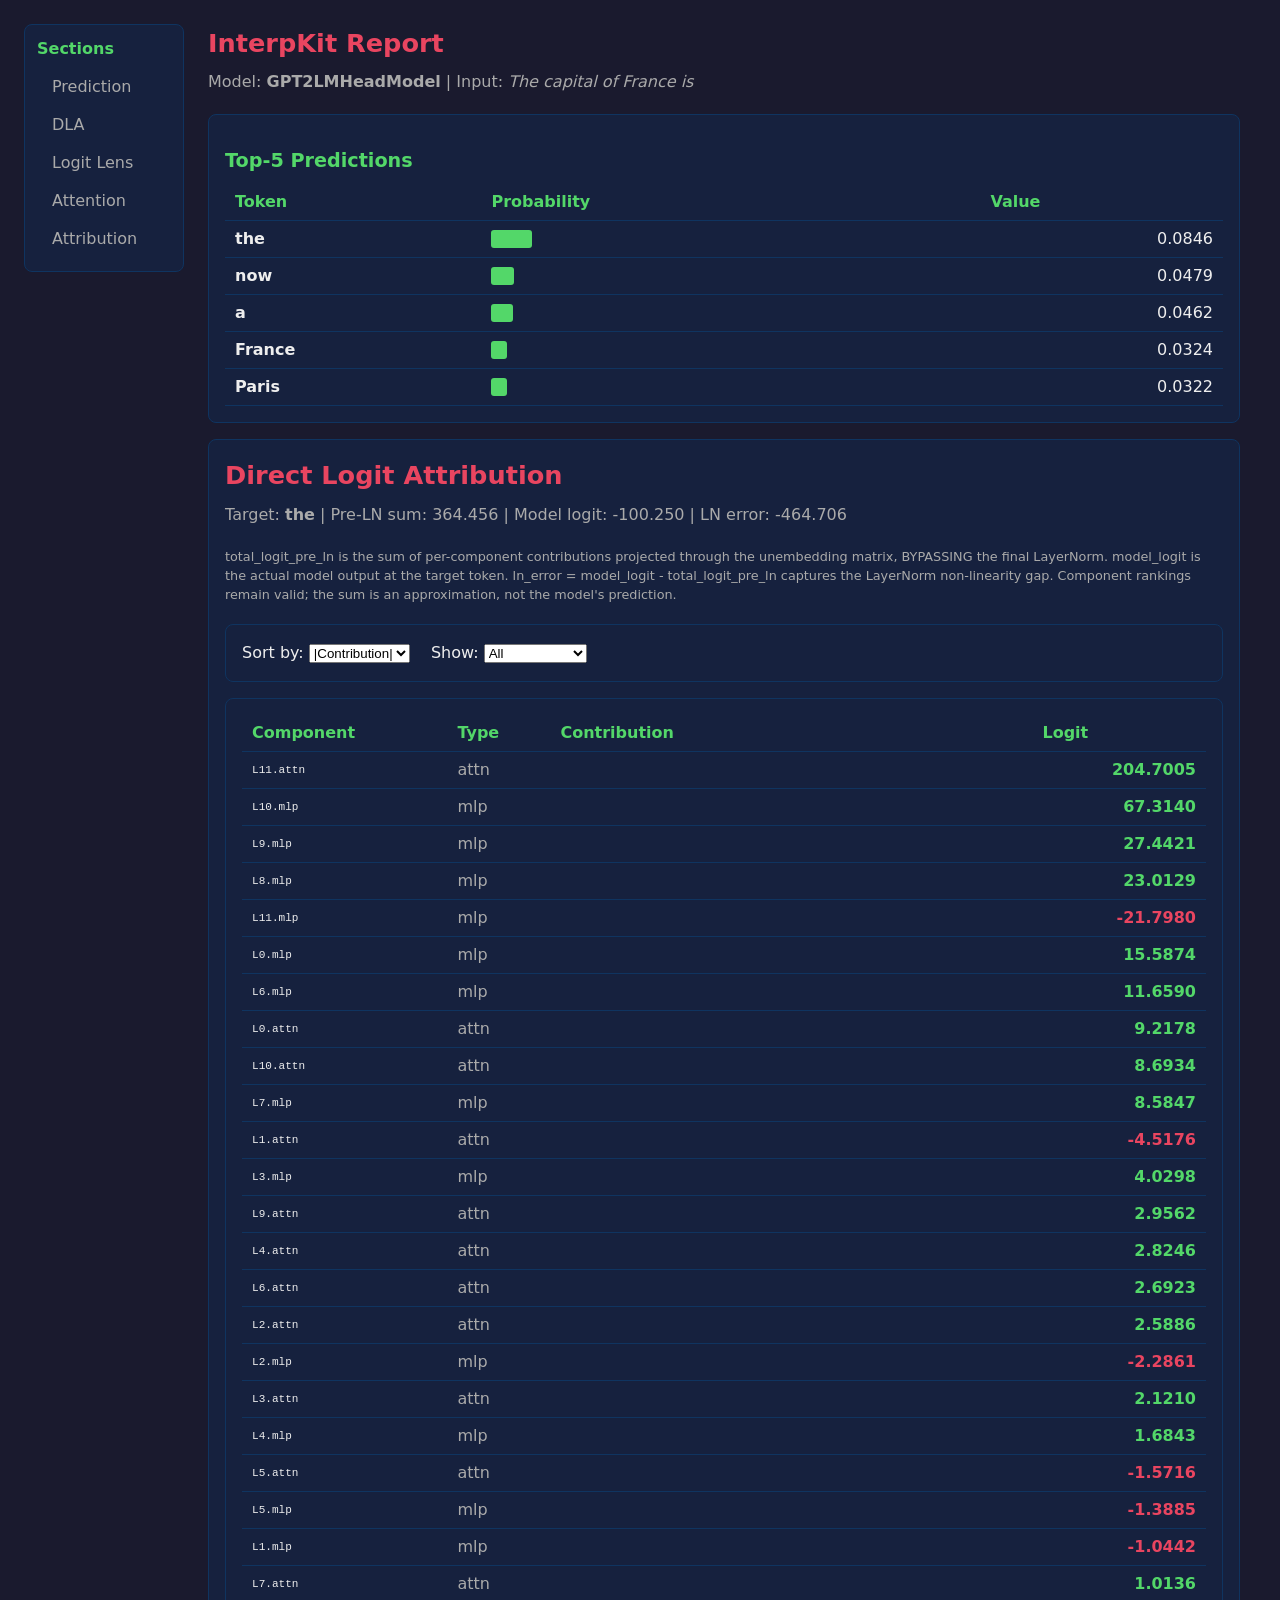
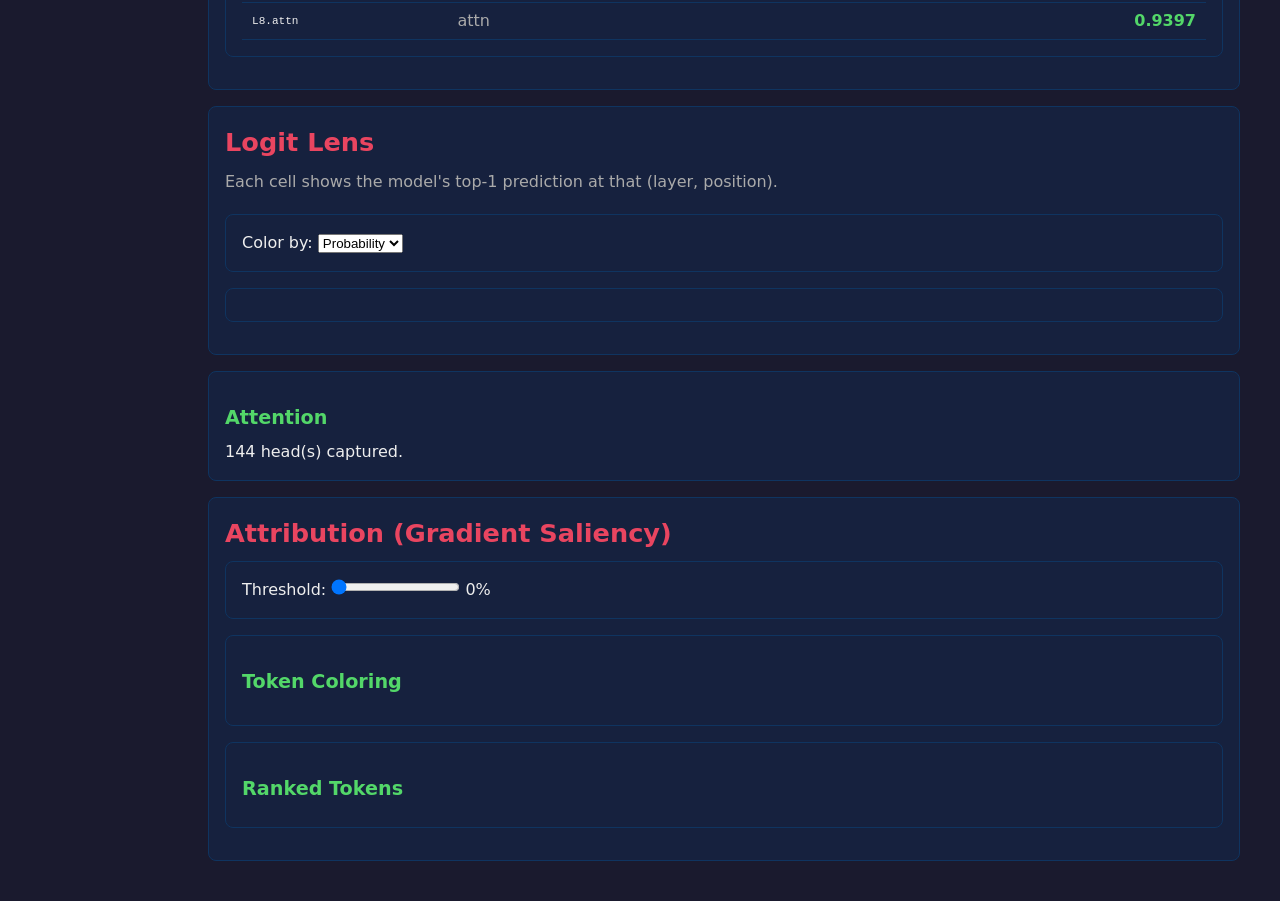
<file: report.html>
<!DOCTYPE html>
<html lang="en">
<head>
<meta charset="utf-8">
<meta name="viewport" content="width=device-width, initial-scale=1">
<title>InterpKit Report — GPT2LMHeadModel</title>
<style>
* { margin: 0; padding: 0; box-sizing: border-box; }
body {
    background: #1a1a2e;
    color: #eee;
    font-family: 'Segoe UI', system-ui, -apple-system, sans-serif;
    padding: 24px;
    line-height: 1.5;
}
h1 { color: #e94560; margin-bottom: 8px; font-size: 1.6em; }
h2 { color: #53d769; margin: 16px 0 8px; font-size: 1.2em; }
.subtitle { color: #aaa; margin-bottom: 20px; }
.panel {
    background: #16213e;
    border-radius: 8px;
    padding: 16px;
    margin-bottom: 16px;
    border: 1px solid #0f3460;
}
table { border-collapse: collapse; width: 100%; }
th, td { padding: 6px 10px; text-align: left; border-bottom: 1px solid #0f3460; }
th { color: #53d769; font-weight: 600; }
</style>
</head>
<body>

<div style="display:flex;gap:24px">
    <nav style="min-width:160px;position:sticky;top:24px;align-self:flex-start;
                background:#16213e;border-radius:8px;padding:12px;border:1px solid #0f3460">
        <h2 style="margin:0 0 8px;font-size:1em">Sections</h2>
        <a href="#prediction" style="display:block;padding:6px 12px;color:#aaa;text-decoration:none;border-left:3px solid transparent;margin:2px 0" onmouseover="this.style.borderLeftColor='#e94560'" onmouseout="this.style.borderLeftColor='transparent'">Prediction</a>
<a href="#dla" style="display:block;padding:6px 12px;color:#aaa;text-decoration:none;border-left:3px solid transparent;margin:2px 0" onmouseover="this.style.borderLeftColor='#e94560'" onmouseout="this.style.borderLeftColor='transparent'">DLA</a>
<a href="#lens" style="display:block;padding:6px 12px;color:#aaa;text-decoration:none;border-left:3px solid transparent;margin:2px 0" onmouseover="this.style.borderLeftColor='#e94560'" onmouseout="this.style.borderLeftColor='transparent'">Logit Lens</a>
<a href="#attention" style="display:block;padding:6px 12px;color:#aaa;text-decoration:none;border-left:3px solid transparent;margin:2px 0" onmouseover="this.style.borderLeftColor='#e94560'" onmouseout="this.style.borderLeftColor='transparent'">Attention</a>
<a href="#attribution" style="display:block;padding:6px 12px;color:#aaa;text-decoration:none;border-left:3px solid transparent;margin:2px 0" onmouseover="this.style.borderLeftColor='#e94560'" onmouseout="this.style.borderLeftColor='transparent'">Attribution</a>
    </nav>
    <main style="flex:1;max-width:calc(100% - 200px)">
        <h1>InterpKit Report</h1>
        <p class="subtitle">Model: <strong>GPT2LMHeadModel</strong> |
            Input: <em>The capital of France is</em></p>
        
<div id="prediction" class="panel">
    <h2>Top-5 Predictions</h2>
    <table><tr><th>Token</th><th style="width:50%">Probability</th><th>Value</th></tr>
    <tr><td style="font-weight:600"> the</td><td><div style="width:8.5%;height:18px;background:#53d769;border-radius:3px;min-width:2px"></div></td><td style="text-align:right">0.0846</td></tr>
<tr><td style="font-weight:600"> now</td><td><div style="width:4.8%;height:18px;background:#53d769;border-radius:3px;min-width:2px"></div></td><td style="text-align:right">0.0479</td></tr>
<tr><td style="font-weight:600"> a</td><td><div style="width:4.6%;height:18px;background:#53d769;border-radius:3px;min-width:2px"></div></td><td style="text-align:right">0.0462</td></tr>
<tr><td style="font-weight:600"> France</td><td><div style="width:3.2%;height:18px;background:#53d769;border-radius:3px;min-width:2px"></div></td><td style="text-align:right">0.0324</td></tr>
<tr><td style="font-weight:600"> Paris</td><td><div style="width:3.2%;height:18px;background:#53d769;border-radius:3px;min-width:2px"></div></td><td style="text-align:right">0.0322</td></tr>
    </table>
</div>

        <div id="dla" class="panel">

<h1>Direct Logit Attribution</h1>
<p class="subtitle">Target: <strong> the</strong> | Pre-LN sum: 364.456 | Model logit: -100.250 | LN error: -464.706</p>
<p class='subtitle' style='font-size:0.8em'>total_logit_pre_ln is the sum of per-component contributions projected through the unembedding matrix, BYPASSING the final LayerNorm. model_logit is the actual model output at the target token. ln_error = model_logit - total_logit_pre_ln captures the LayerNorm non-linearity gap. Component rankings remain valid; the sum is an approximation, not the model&#x27;s prediction.</p>
<div class="controls panel">
    <label>Sort by:
        <select id="sortBy" onchange="renderDLA()">
            <option value="abs">|Contribution|</option>
            <option value="pos">Positive first</option>
            <option value="neg">Negative first</option>
        </select>
    </label>
    <label style="margin-left:16px">Show:
        <select id="filterType" onchange="renderDLA()">
            <option value="all">All</option>
            <option value="attn">Attention only</option>
            <option value="mlp">MLP only</option>
        </select>
    </label>
</div>
<div id="dlaContainer" class="panel"></div>

<div class="tooltip" id="tooltip"></div>
<script>
const tooltip = document.getElementById('tooltip');
function showTip(e, text) {
    tooltip.textContent = text;
    tooltip.style.display = 'block';
    tooltip.style.left = (e.clientX + 12) + 'px';
    tooltip.style.top = (e.clientY - 30) + 'px';
}
function hideTip() { tooltip.style.display = 'none'; }

const DLA_DATA = [{"component": "L11.attn", "layer": 11, "type": "attn", "logit": 204.7005}, {"component": "L10.mlp", "layer": 10, "type": "mlp", "logit": 67.314}, {"component": "L9.mlp", "layer": 9, "type": "mlp", "logit": 27.4421}, {"component": "L8.mlp", "layer": 8, "type": "mlp", "logit": 23.0129}, {"component": "L0.mlp", "layer": 0, "type": "mlp", "logit": 15.5874}, {"component": "L6.mlp", "layer": 6, "type": "mlp", "logit": 11.659}, {"component": "L0.attn", "layer": 0, "type": "attn", "logit": 9.2178}, {"component": "L10.attn", "layer": 10, "type": "attn", "logit": 8.6934}, {"component": "L7.mlp", "layer": 7, "type": "mlp", "logit": 8.5847}, {"component": "L3.mlp", "layer": 3, "type": "mlp", "logit": 4.0298}, {"component": "L9.attn", "layer": 9, "type": "attn", "logit": 2.9562}, {"component": "L4.attn", "layer": 4, "type": "attn", "logit": 2.8246}, {"component": "L6.attn", "layer": 6, "type": "attn", "logit": 2.6923}, {"component": "L2.attn", "layer": 2, "type": "attn", "logit": 2.5886}, {"component": "L3.attn", "layer": 3, "type": "attn", "logit": 2.121}, {"component": "L4.mlp", "layer": 4, "type": "mlp", "logit": 1.6843}, {"component": "L7.attn", "layer": 7, "type": "attn", "logit": 1.0136}, {"component": "L8.attn", "layer": 8, "type": "attn", "logit": 0.9397}, {"component": "L1.mlp", "layer": 1, "type": "mlp", "logit": -1.0442}, {"component": "L5.mlp", "layer": 5, "type": "mlp", "logit": -1.3885}, {"component": "L5.attn", "layer": 5, "type": "attn", "logit": -1.5716}, {"component": "L2.mlp", "layer": 2, "type": "mlp", "logit": -2.2861}, {"component": "L1.attn", "layer": 1, "type": "attn", "logit": -4.5176}, {"component": "L11.mlp", "layer": 11, "type": "mlp", "logit": -21.798}];

function renderDLA() {
    const sortBy = document.getElementById('sortBy').value;
    const filterType = document.getElementById('filterType').value;
    let data = [...DLA_DATA];
    if (filterType !== 'all') data = data.filter(d => d.type === filterType);
    if (sortBy === 'abs') data.sort((a,b) => Math.abs(b.logit) - Math.abs(a.logit));
    else if (sortBy === 'pos') data.sort((a,b) => b.logit - a.logit);
    else data.sort((a,b) => a.logit - b.logit);

    const maxAbs = Math.max(...data.map(d => Math.abs(d.logit)), 0.001);
    let h = '<table><tr><th>Component</th><th>Type</th><th style="width:50%">Contribution</th><th>Logit</th></tr>';
    for (const d of data.slice(0, 50)) {
        const pct = (Math.abs(d.logit) / maxAbs * 100).toFixed(1);
        const color = d.logit >= 0 ? '#53d769' : '#e94560';
        h += '<tr onmousemove="showTip(event, \'' + d.component + ': ' + d.logit.toFixed(4) + '\')" onmouseleave="hideTip()">' +
            '<td style="font-family:monospace;font-size:0.85em">' + d.component + '</td>' +
            '<td style="color:#aaa">' + d.type + '</td>' +
            '<td><div class="bar" style="width:' + pct + '%;background:' + color + '"></div></td>' +
            '<td style="text-align:right;font-weight:600;color:' + color + '">' + d.logit.toFixed(4) + '</td></tr>';
    }
    h += '</table>';
    document.getElementById('dlaContainer').innerHTML = h;
}
renderDLA();

</script>
</div>
        <div id="lens" class="panel">

<h1>Logit Lens</h1>
<p class="subtitle">Each cell shows the model's top-1 prediction at that (layer, position).</p>
<div class="controls panel">
    <label>Color by: <select id="colorBy" onchange="renderLens()">
        <option value="prob">Probability</option>
    </select></label>
</div>
<div id="lensContainer" class="panel" style="overflow-x:auto"></div>

<div class="tooltip" id="tooltip"></div>
<script>
const tooltip = document.getElementById('tooltip');
function showTip(e, text) {
    tooltip.textContent = text;
    tooltip.style.display = 'block';
    tooltip.style.left = (e.clientX + 12) + 'px';
    tooltip.style.top = (e.clientY - 30) + 'px';
}
function hideTip() { tooltip.style.display = 'none'; }

const LENS_DATA = [{"layer": 0, "position": 0, "prediction": "\n", "prob": 0.02498384565114975}, {"layer": 0, "position": 1, "prediction": " capital", "prob": 0.9995125532150269}, {"layer": 0, "position": 2, "prediction": " the", "prob": 0.7110810279846191}, {"layer": 0, "position": 3, "prediction": " France", "prob": 0.2960299551486969}, {"layer": 0, "position": 4, "prediction": " not", "prob": 0.3322335183620453}, {"layer": 1, "position": 0, "prediction": " the", "prob": 0.04746957868337631}, {"layer": 1, "position": 1, "prediction": " capital", "prob": 0.9997885823249817}, {"layer": 1, "position": 2, "prediction": " the", "prob": 0.7567837834358215}, {"layer": 1, "position": 3, "prediction": "'s", "prob": 0.3363672196865082}, {"layer": 1, "position": 4, "prediction": " now", "prob": 0.27087920904159546}, {"layer": 2, "position": 0, "prediction": " the", "prob": 0.026063021272420883}, {"layer": 2, "position": 1, "prediction": " capital", "prob": 0.9989643096923828}, {"layer": 2, "position": 2, "prediction": " the", "prob": 0.6277618408203125}, {"layer": 2, "position": 3, "prediction": "'s", "prob": 0.5106929540634155}, {"layer": 2, "position": 4, "prediction": " now", "prob": 0.3662175238132477}, {"layer": 3, "position": 0, "prediction": " the", "prob": 0.026351766660809517}, {"layer": 3, "position": 1, "prediction": " capital", "prob": 0.9943760633468628}, {"layer": 3, "position": 2, "prediction": " the", "prob": 0.8012475967407227}, {"layer": 3, "position": 3, "prediction": "'s", "prob": 0.7240801453590393}, {"layer": 3, "position": 4, "prediction": " now", "prob": 0.5149421691894531}, {"layer": 4, "position": 0, "prediction": " the", "prob": 0.02613660879433155}, {"layer": 4, "position": 1, "prediction": " capital", "prob": 0.7948309779167175}, {"layer": 4, "position": 2, "prediction": " the", "prob": 0.7919014692306519}, {"layer": 4, "position": 3, "prediction": "'s", "prob": 0.7548434734344482}, {"layer": 4, "position": 4, "prediction": " now", "prob": 0.6269258260726929}, {"layer": 5, "position": 0, "prediction": " the", "prob": 0.02568391151726246}, {"layer": 5, "position": 1, "prediction": " capital", "prob": 0.4573991000652313}, {"layer": 5, "position": 2, "prediction": " the", "prob": 0.690868616104126}, {"layer": 5, "position": 3, "prediction": "'s", "prob": 0.698059618473053}, {"layer": 5, "position": 4, "prediction": " now", "prob": 0.5516778230667114}, {"layer": 6, "position": 0, "prediction": " the", "prob": 0.025425344705581665}, {"layer": 6, "position": 1, "prediction": " city", "prob": 0.6791440844535828}, {"layer": 6, "position": 2, "prediction": " the", "prob": 0.4647892713546753}, {"layer": 6, "position": 3, "prediction": "'s", "prob": 0.6190801858901978}, {"layer": 6, "position": 4, "prediction": " now", "prob": 0.5723844766616821}, {"layer": 7, "position": 0, "prediction": " the", "prob": 0.025334389880299568}, {"layer": 7, "position": 1, "prediction": " city", "prob": 0.7577216029167175}, {"layer": 7, "position": 2, "prediction": " the", "prob": 0.5986446142196655}, {"layer": 7, "position": 3, "prediction": ",", "prob": 0.5048603415489197}, {"layer": 7, "position": 4, "prediction": " now", "prob": 0.6891129016876221}, {"layer": 8, "position": 0, "prediction": " the", "prob": 0.02531290613114834}, {"layer": 8, "position": 1, "prediction": " city", "prob": 0.7886344194412231}, {"layer": 8, "position": 2, "prediction": " the", "prob": 0.33519768714904785}, {"layer": 8, "position": 3, "prediction": ",", "prob": 0.6130327582359314}, {"layer": 8, "position": 4, "prediction": " now", "prob": 0.4226663410663605}, {"layer": 9, "position": 0, "prediction": " the", "prob": 0.02531810849905014}, {"layer": 9, "position": 1, "prediction": " city", "prob": 0.8295971751213074}, {"layer": 9, "position": 2, "prediction": " China", "prob": 0.15335997939109802}, {"layer": 9, "position": 3, "prediction": ",", "prob": 0.6711037755012512}, {"layer": 9, "position": 4, "prediction": " France", "prob": 0.6212646961212158}, {"layer": 10, "position": 0, "prediction": " the", "prob": 0.02550201117992401}, {"layer": 10, "position": 1, "prediction": " city", "prob": 0.6099230647087097}, {"layer": 10, "position": 2, "prediction": " the", "prob": 0.2638753056526184}, {"layer": 10, "position": 3, "prediction": ",", "prob": 0.5732100605964661}, {"layer": 10, "position": 4, "prediction": " France", "prob": 0.2424335777759552}, {"layer": 11, "position": 0, "prediction": "\n", "prob": 0.01359968539327383}, {"layer": 11, "position": 1, "prediction": " of", "prob": 0.16422519087791443}, {"layer": 11, "position": 2, "prediction": " the", "prob": 0.23868213593959808}, {"layer": 11, "position": 3, "prediction": ",", "prob": 0.3749156594276428}, {"layer": 11, "position": 4, "prediction": " the", "prob": 0.0845908373594284}];
const LENS_TOKENS = ["The", "\u0120capital", "\u0120of", "\u0120France", "\u0120is"];

function renderLens() {
    const container = document.getElementById('lensContainer');
    if (!LENS_DATA.length) { container.innerHTML = '<p>No data</p>'; return; }

    const layers = [...new Set(LENS_DATA.map(d => d.layer || 0))].sort((a,b) => a-b);
    const positions = [...new Set(LENS_DATA.map(d => d.position || 0))].sort((a,b) => a-b);

    const lookup = {};
    for (const d of LENS_DATA) {
        lookup[(d.layer||0) + ',' + (d.position||0)] = d;
    }

    let h = '<table><tr><th>Layer \\ Pos</th>';
    for (const p of positions) {
        const tok = LENS_TOKENS[p] || p;
        h += '<th style="font-size:10px;max-width:50px;overflow:hidden">' + tok + '</th>';
    }
    h += '</tr>';

    for (const l of layers) {
        h += '<tr><td style="font-weight:600">L' + l + '</td>';
        for (const p of positions) {
            const d = lookup[l + ',' + p];
            if (!d) { h += '<td>-</td>'; continue; }
            const pred = d.top_prediction || d.prediction || '-';
            const prob = d.probability || d.prob || 0;
            const intensity = Math.min(prob * 2, 1);
            const r = Math.round(233 * intensity + 26 * (1-intensity));
            const g = Math.round(69 * intensity + 33 * (1-intensity));
            const b = Math.round(96 * intensity + 62 * (1-intensity));
            const bg = 'rgb('+r+','+g+','+b+')';
            const tip = 'L'+l+' pos'+p+': '+pred+' ('+prob.toFixed(3)+')';
            h += '<td class="heatmap-cell" style="background:'+bg+';font-size:9px;color:white"' +
                ' onmousemove="showTip(event,\''+tip.replace(/'/g,"\\'")+'\')" onmouseleave="hideTip()">' +
                (pred.length > 6 ? pred.slice(0,5)+'…' : pred) + '</td>';
        }
        h += '</tr>';
    }
    h += '</table>';
    container.innerHTML = h;
}
renderLens();

</script>
</div>
        <div id="attention" class="panel"><h2>Attention</h2><p>144 head(s) captured.</p></div>
        <div id="attribution" class="panel">

<h1>Attribution (Gradient Saliency)</h1>
<div class="panel controls">
    <label>Threshold: <input type="range" id="threshold" min="0" max="100" value="0"
        oninput="renderAttribution(this.value / 100)">
    <span id="threshVal">0%</span></label>
</div>
<div class="panel">
    <h2>Token Coloring</h2>
    <div id="tokenContainer" style="margin:12px 0;line-height:2.2"></div>
</div>
<div class="panel">
    <h2>Ranked Tokens</h2>
    <div id="rankedContainer"></div>
</div>

<div class="tooltip" id="tooltip"></div>
<script>
const tooltip = document.getElementById('tooltip');
function showTip(e, text) {
    tooltip.textContent = text;
    tooltip.style.display = 'block';
    tooltip.style.left = (e.clientX + 12) + 'px';
    tooltip.style.top = (e.clientY - 30) + 'px';
}
function hideTip() { tooltip.style.display = 'none'; }

const ATTR_DATA = [{"token": "The", "score": 0.994554}, {"token": "\u0120capital", "score": 1.579183}, {"token": "\u0120of", "score": 1.122356}, {"token": "\u0120France", "score": 1.492295}, {"token": "\u0120is", "score": 1.660651}];
const MAX_SCORE = 1.6606513261795044;

function scoreColor(intensity) {
    if (intensity > 0.7) return 'rgba(233,69,96,0.85)';
    if (intensity > 0.4) return 'rgba(255,193,7,0.65)';
    if (intensity > 0.15) return 'rgba(255,255,255,0.15)';
    return 'transparent';
}

function renderAttribution(threshold) {
    document.getElementById('threshVal').textContent = (threshold * 100).toFixed(0) + '%';
    const tc = document.getElementById('tokenContainer');
    const rc = document.getElementById('rankedContainer');
    let tokHtml = '';
    for (const d of ATTR_DATA) {
        const intensity = Math.abs(d.score) / MAX_SCORE;
        if (intensity < threshold) {
            tokHtml += '<span class="token" style="opacity:0.3" onmousemove="showTip(event, \'' + d.token + ': ' + d.score.toFixed(4) + '\')" onmouseleave="hideTip()">' + d.token + '</span>';
        } else {
            tokHtml += '<span class="token" style="background:' + scoreColor(intensity) + '" onmousemove="showTip(event, \'' + d.token + ': ' + d.score.toFixed(4) + '\')" onmouseleave="hideTip()">' + d.token + '</span>';
        }
    }
    tc.innerHTML = tokHtml;

    const sorted = [...ATTR_DATA].sort((a,b) => Math.abs(b.score) - Math.abs(a.score));
    let rankHtml = '<table><tr><th>Token</th><th style="width:60%">Score</th><th>Value</th></tr>';
    for (const d of sorted.slice(0, 20)) {
        const intensity = Math.abs(d.score) / MAX_SCORE;
        if (intensity < threshold) continue;
        const pct = (intensity * 100).toFixed(1);
        rankHtml += '<tr><td style="font-weight:600">' + d.token + '</td>' +
            '<td><div class="bar" style="width:' + pct + '%;background:#e94560"></div></td>' +
            '<td style="text-align:right">' + d.score.toFixed(4) + '</td></tr>';
    }
    rankHtml += '</table>';
    rc.innerHTML = rankHtml;
}

renderAttribution(0);

</script>
</div>
    </main>
</div>

</body>
</html>
</file>
